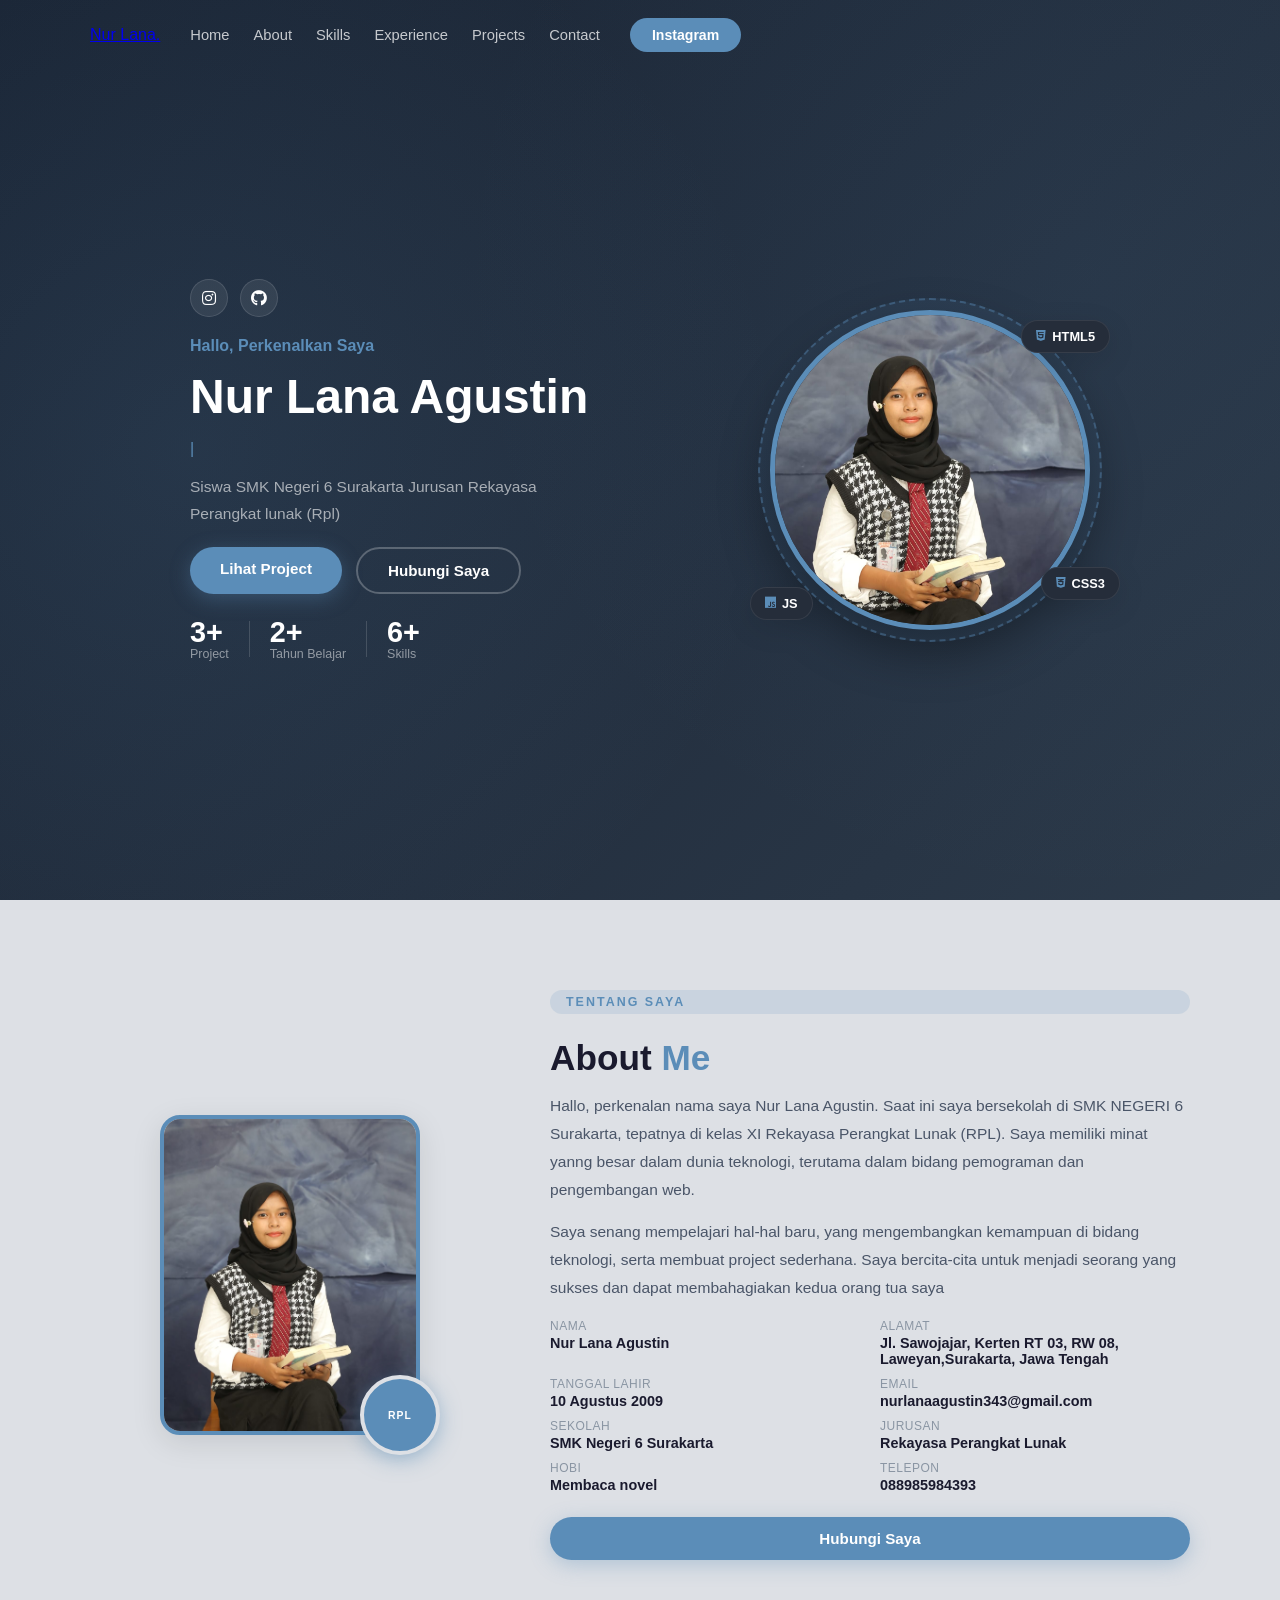
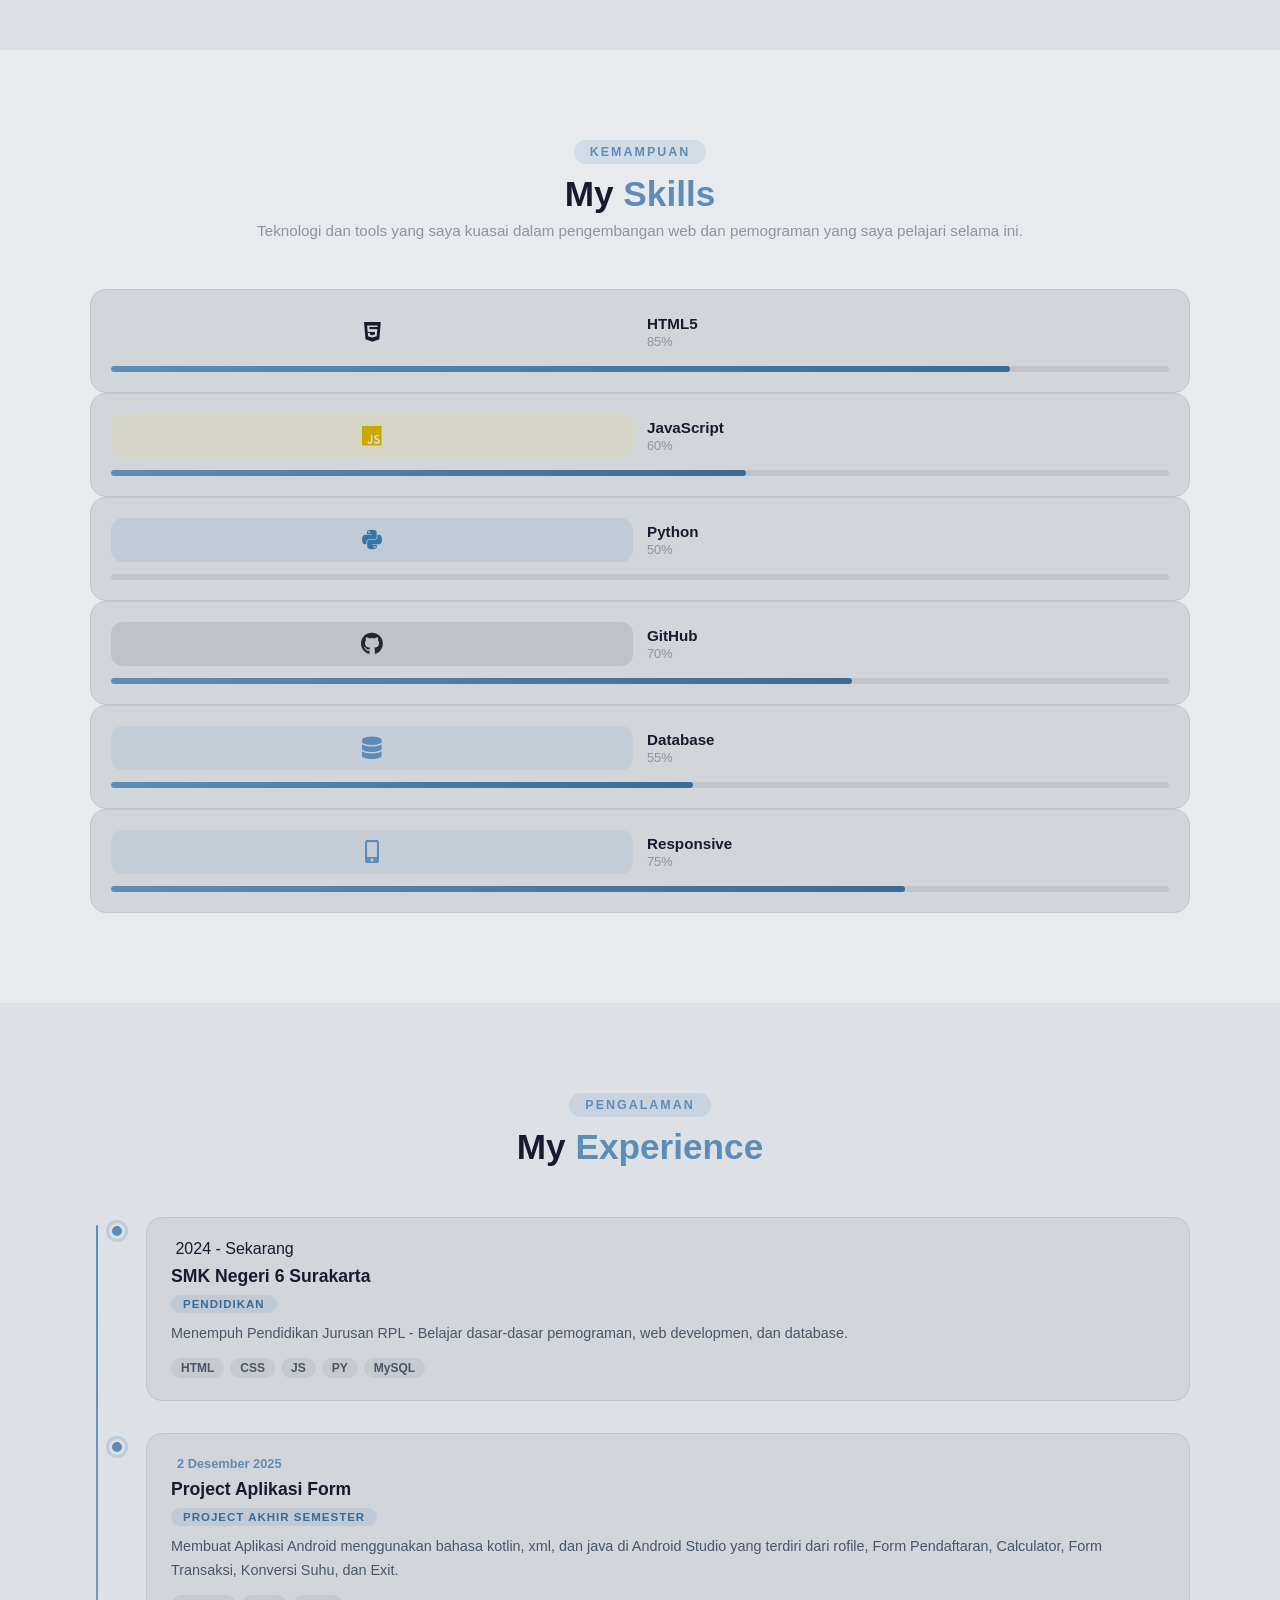
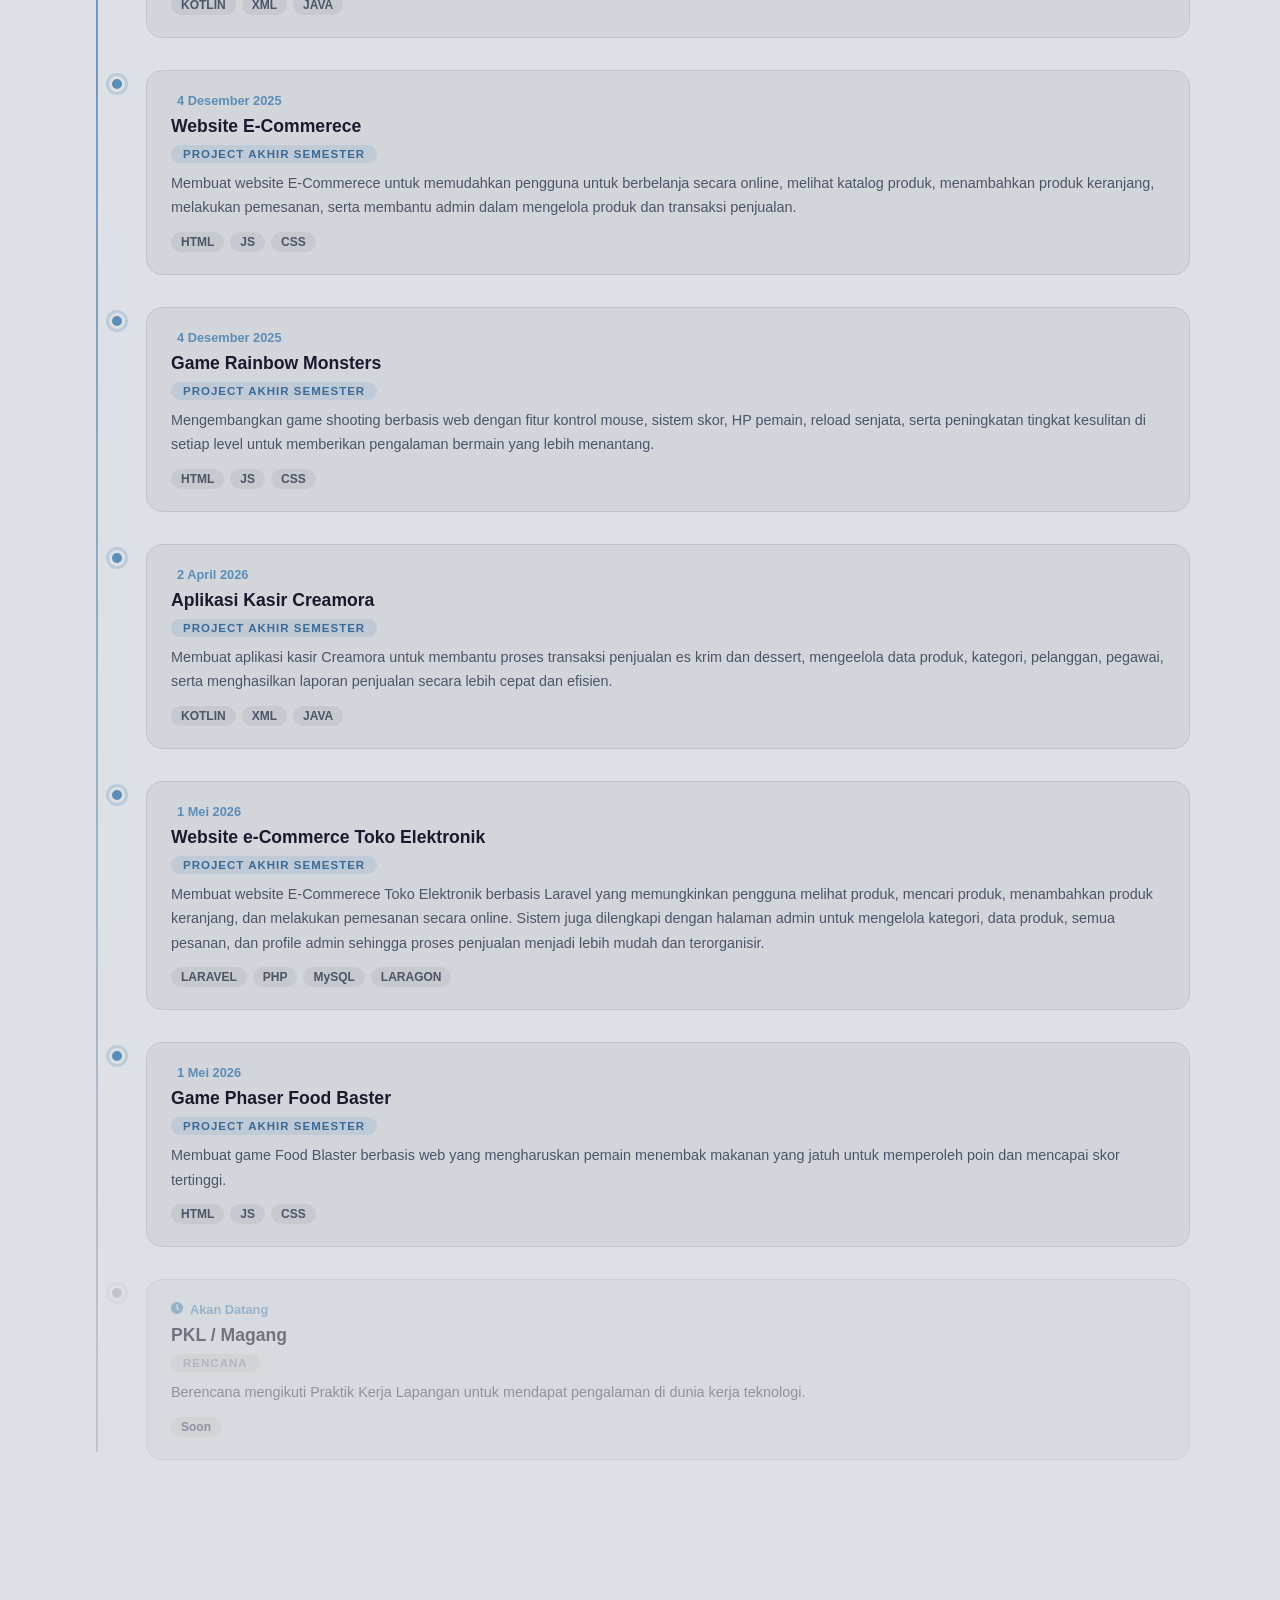
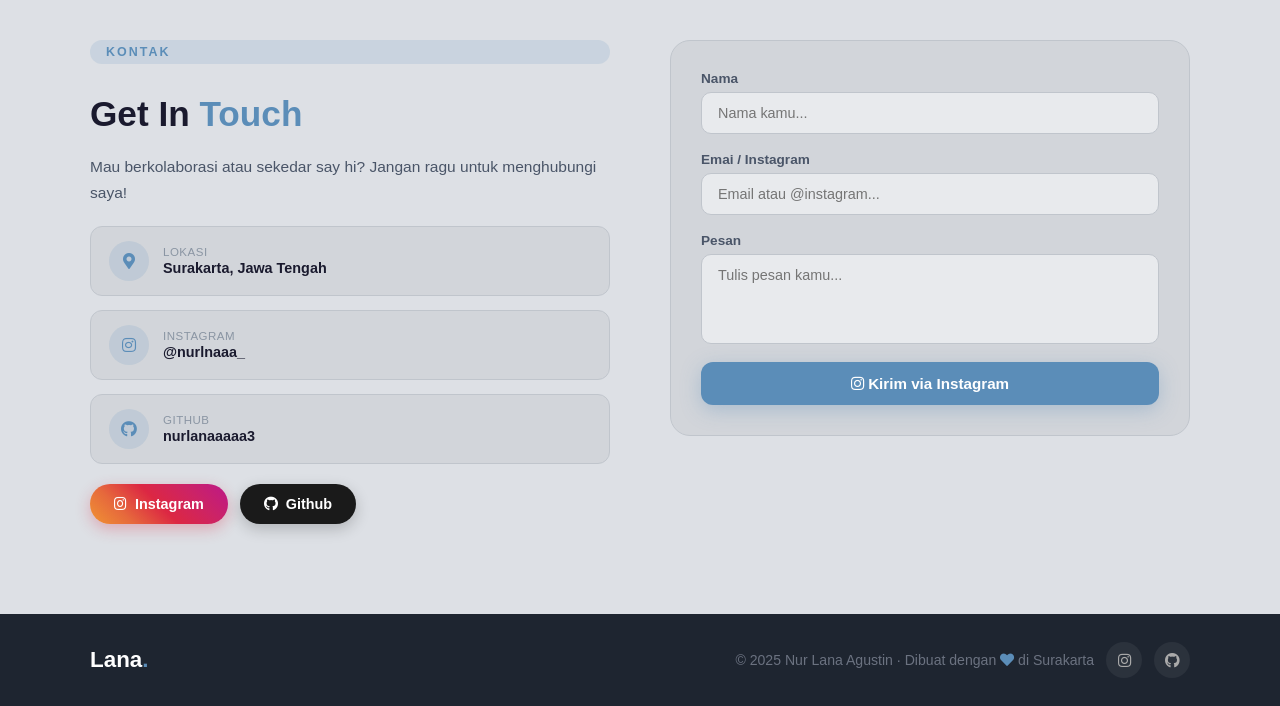
<file: index.html>
<!DOCYTPE html>
<html lang="en">
    <head>
        <meta charset="UTF-8">
        <meta name="viewport" content="width=device-width, initial-scale=1.0">
        <title>Portofolio</title>
        <title>NUR LANA AGUSTIN</title>
        <link href="https://unpkg.com/aos@2.3.1/dist/aos.css" rel="stylesheet">
        <link rel="stylesheet" href="https://cdnjs.cloudflare.com/ajax/libs/font-awesome/5.15.4/css/all.min.css">
        <link rel="stylesheet" href="style.css">
    </head>
    <body>

        <nav class="navbar" id="navbar">
            <div class="nav-inner">
                <a href="#home" class="Logo">Nur Lana<span>.</span></a>
                <ul class="nav-links">
                    <li><a href="#home">Home</a></li>
                    <li><a href="#about">About</a></li>
                    <li><a href="#skills">Skills</a></li>
                    <li><a href="#experience">Experience</a></li>
                    <li><a href="#porto">Projects</a></li>
                    <li><a href="#contact">Contact</a></li>
                </ul>
                <a href="https://www.instagram.com/nurlnaaa_/" target="_blank" class="nav-cta">Instagram</a>
                <button class="nav-toggle" id="navToggle"><i class="fas fa-bars"></i></button>
            </div>
            <div class="nav-mobile" id="navMobile">
                <a href="#home">Home</a>
                <a href="#about">About</a>
                <a href="#skills">Skills</a>
                <a href="#experience">Experience</a>
                <a href="#porto">Projects</a>
                <a href="#contact">Contact</a>
            </div>
        </nav>

        <section id="home" class="hero">
            <div class="hero-left" data-aos="fade-right" data-aos-duration="1000">
                <div class="hero-socials">
                    <a href="https://www.instagram.com/nurlnaaa_/" target="_blank"><i class="fab fa-instagram"></i></a>
                    <a href="https://github.com/nurlanaaaaa3" target="_blank"><i class="fab fa-github"></i></a>
                </div>
                <p class="hero-greeting">Hallo, Perkenalkan Saya</p>
                <h1 class="hero-name">Nur Lana Agustin</h1>
                <p class="hero=role"><span class=""typed-text" id=""typedText"></span><span class="cursor">|</span></p>
                <p class="hero-desc">Siswa SMK Negeri 6 Surakarta
                    Jurusan Rekayasa Perangkat lunak (Rpl)</p>
                <div class="hero-btns">
                    <a href="#porto" class="btn-main">Lihat Project</a>
                    <a href="#contact" class="btn-outline">Hubungi Saya</a>
                </div>
                <div class="hero-stats">
                    <div class="stat">
                        <span class="stat-num">3+</span>
                        <span class="stat-label">Project</span>
                    </div>
                    <div class="stat-divider"></div>
                    <div class="stat">
                        <span class="stat-num">2+</span>
                        <span class="stat-label">Tahun Belajar</span>
                    </div>
                    <div class="stat-divider"></div>
                    <div class="stat">
                        <span class="stat-num">6+</span>
                        <span class="stat-label">Skills</span>
                    </div>
                </div>
            </div>
            <div class="hero-right" data-aos="fade-left" data-aos-duration="1000">
                <div class="hero-img-wrapper">
                    <div class="hero-img-ring"></div>
                    <img src="foto.jpg" alt="Nur Lana Agustin" class="hero-img">
                    <div class="hero-badge badge-1"><i class="fab fa-html5"></i> HTML5</div>
                    <div class="hero-badge badge-2"><i class="fab fa-css3-alt"></i> CSS3</div>
                    <div class="hero-badge badge-3"><i class="fab fa-js"></i> JS</div>
                </div>
            </div>
        </section>
        
        <section id="about" class="section about-section">
            <div class="about-inner">
                <div class="about-img-col" data-aos="fade-right" data-aos-duration="900">
                    <div class="about-img-wrapper">
                        <img src="foto.jpg" alt="About Me" class="about-img">
                        <div class="about-exp-badge">
                            <span class="about-exp-label">RPL</span>
                        </div>
                    </div>
                </div>
                <div class="about-text-col" data-aos="fade-left" data-aos-duration="900">
                    <span class="section-tag">Tentang Saya</span>
                    <h2 class="section-heading">About <span>Me</span></h2>
                    <p>Hallo, perkenalan nama saya Nur Lana Agustin. Saat ini saya
                    bersekolah di SMK NEGERI 6 Surakarta, tepatnya di kelas XI Rekayasa Perangkat Lunak (RPL).
                    Saya memiliki minat yanng besar dalam dunia teknologi, terutama dalam bidang pemograman dan pengembangan web.
                    </p>
                    <p>Saya senang mempelajari hal-hal baru, yang mengembangkan kemampuan di bidang teknologi, serta membuat
                    project sederhana. Saya bercita-cita untuk menjadi seorang yang sukses dan dapat membahagiakan kedua orang tua saya
                    </p>
                    <div class="about-details">
                        <div class="about-detail-item">
                            <span class="detail-label">Nama</span>
                            <span class="detail-value">Nur Lana Agustin</span>
                        </div>
                        <div class="about-detail-item">
                            <span class="detail-label">Alamat</span>
                            <span class="detail-value">Jl. Sawojajar, Kerten RT 03, RW 08, 
                                Laweyan,Surakarta, Jawa Tengah</span>
                        </div>
                        <div class="about-detail-item">
                            <span class="detail-label">Tanggal Lahir</span>
                            <span class="detail-value">10 Agustus 2009</span>
                        </div>
                        <div class="about-detail-item">
                            <span class="detail-label">Email</span>
                            <span class="detail-value">nurlanaagustin343@gmail.com</span>
                        </div>
                        <div class="about-detail-item">
                            <span class="detail-label">Sekolah</span>
                            <span class="detail-value">SMK Negeri 6 Surakarta</span>
                        </div>
                        <div class="about-detail-item">
                            <span class="detail-label">Jurusan</span>
                            <span class="detail-value">Rekayasa Perangkat Lunak</span>
                        </div>
                        <div class="about-detail-item">
                            <span class="detail-label">Hobi</span>
                            <span class="detail-value">Membaca novel</span>
                        </div>
                        <div class="about-detail-item">
                            <span class="detail-label">Telepon</span>
                            <span class="detail-value">088985984393</span>
                        </div>
                    </div>
                    <a href="#contact" class="btn-main" style="margin-top:10px; display:inline-block;">Hubungi Saya</a>
                </div>
            </div>
        </section>

        <section id="skills" class="section skills-section">
            <div class="section-center">
                <div class="section-header" data-aos="fade-up">
                    <span class="section-tag">Kemampuan</span>
                    <h2 class="section-heading">My <span>Skills</span></h2>
                    <p class="section-sub">Teknologi dan tools yang saya kuasai dalam pengembangan web dan pemograman
                        yang saya pelajari selama ini.</p>
                </div>
                <div class="skill-grid" data-aos="fade-up" data-aos-delay="100">
                    <div class="skill-card">
                        <div class="skill-top">
                            <div class="skill-icon"><i class="fab fa-html5"></i></div>
                            <div>
                                <span class="skill-name">HTML5</span>
                                <span class="skill-pct">85%</span>
                            </div>
                        </div>
                        <div class="skill-bar"><div class="skill-fill" style="width: 85%;"></div></div>
                    </div>
                    <div class="skill-card">
                        <div class="skill-top">
                            <div class="skill-icon js"><i class="fab fa-js"></i></div>
                            <div>
                                <span class="skill-name">JavaScript</span>
                                <span class="skill-pct">60%</span>
                            </div>
                        </div>
                        <div class="skill-bar"><div class="skill-fill" style="width: 60%;"></div></div>
                    </div>
                    <div class="skill-card">
                        <div class="skill-top">
                            <div class="skill-icon py"><i class="fab fa-python"></i></div>
                            <div>
                                <span class="skill-name">Python</span>
                                <span class="skill-pct">50%</span>
                            </div>
                        </div>
                        <div class="skill-bar"><div class="skill-fill" style="--w:50%"></div></div>
                    </div>
                    <div class="skill-card">
                        <div class="skill-top">
                            <div class="skill-icon gh"><i class="fab fa-github"></i></div>
                            <div>
                                <span class="skill-name">GitHub</span>
                                <span class="skill-pct">70%</span>
                            </div>
                        </div>
                        <div class="skill-bar"><div class="skill-fill" style="width: 70%;"></div></div>
                    </div>
                    <div class="skill-card">
                        <div class="skill-top">
                            <div class="skill-icon db"><i class="fas fa-database"></i></div>
                            <div>
                                <span class="skill-name">Database</span>
                                <span class="skill-pct">55%</span>
                            </div>
                        </div>
                        <div class="skill-bar"><div class="skill-fill" style="width: 55%;"></div></div>
                    </div>
                    <div class="skill-card">
                        <div class="skill-top">
                            <div class="skill-icon resp"><i class="fas fa-mobile-alt"></i></div>
                            <div>
                                <span class="skill-name">Responsive</span>
                                <span class="skill-pct">75%</span>
                            </div>
                        </div>
                        <div class="skill-bar"><div class="skill-fill" style="width: 75%;"></div></div>
                    </div>
                </div>
            </div>
        </section>

        <section id="experience" class="section experience-section">
            <div class="section-center">
                <div class="section-header" data-aos="fade-up">
                    <span class="section-tag">Pengalaman</span>
                    <h2 class="section-heading">My <span>Experience</span></h2>
                </div>
                <div class="timeline">
                    <div class="timeline-item" data-aos="fade-right" data-aos-delay="0">
                        <div class="tl-dot"></div>
                        <div class="tl-card">
                            <span class="tl-data"><i class="fas fa-calender-alt"></i> 2024 - Sekarang</span>
                            <h3>SMK Negeri 6 Surakarta</h3>
                            <span class="tl-badge">Pendidikan</span>
                            <p>Menempuh Pendidikan Jurusan RPL - Belajar dasar-dasar pemograman, web developmen, dan database.</p>
                            <div class="tl-tags"><span>HTML</span><span>CSS</span><span>JS</span><span>PY</span><span>MySQL</span></div>
                        </div>
                    </div>
                    <div class="timeline-item" data-aos="fade-right" data-aos-delay="150">
                        <div class="tl-dot"></div>
                        <div class="tl-card">
                            <span class="tl-date"><i class="fas fa-calender-alt"></i> 2 Desember 2025</span>
                            <h3>Project Aplikasi Form</h3>
                            <span class="tl-badge">Project Akhir Semester</span>
                            <p>Membuat Aplikasi Android menggunakan bahasa kotlin, xml, dan java di Android Studio yang terdiri dari rofile, Form Pendaftaran, Calculator, Form Transaksi, Konversi Suhu, dan Exit.</p>
                            <div class="tl-tags"><span>KOTLIN</span><span>XML</span><span>JAVA</span></div>
                        </div>
                    </div>
                    <div class="timeline-item" data-aos="fade-right" data-aos-delay="150">
                        <div class="tl-dot"></div>
                        <div class="tl-card">
                            <span class="tl-date"><i class="fas fa-calender-alt"></i> 4 Desember 2025</span>
                            <h3>Website E-Commerece</h3>
                            <span class="tl-badge">Project Akhir Semester</span>
                            <p>Membuat website E-Commerece untuk memudahkan pengguna untuk berbelanja secara online, melihat katalog produk, menambahkan produk keranjang, melakukan pemesanan, serta membantu
                                admin dalam mengelola produk dan transaksi penjualan.
                            </p>
                            <div class="tl-tags"><span>HTML</span><span>JS</span><span>CSS</span></div>
                        </div>
                    </div>
                    <div class="timeline-item" data-aos="fade-right" data-aos-delay="150">
                        <div class="tl-dot"></div>
                        <div class="tl-card">
                            <span class="tl-date"><i class="fas fa-calender-alt"></i> 4 Desember 2025</span>
                            <h3>Game Rainbow Monsters</h3>
                            <span class="tl-badge">Project Akhir Semester</span>
                            <p>Mengembangkan game shooting berbasis web dengan fitur kontrol mouse, sistem skor, HP pemain, reload senjata, serta peningkatan tingkat kesulitan di setiap level untuk memberikan
                                pengalaman bermain yang lebih menantang.
                            </p>
                            <div class="tl-tags"><span>HTML</span><span>JS</span><span>CSS</span></div>
                        </div>
                    </div>
                    <div class="timeline-item" data-aos="fade-right" data-aos-delay="150">
                        <div class="tl-dot"></div>
                        <div class="tl-card">
                            <span class="tl-date"><i class="fas fa-calender-alt"></i> 2 April 2026</span>
                            <h3>Aplikasi Kasir Creamora</h3>
                            <span class="tl-badge">Project Akhir Semester</span>
                            <p>Membuat aplikasi kasir Creamora untuk membantu proses transaksi penjualan es krim dan dessert, mengeelola data produk, kategori, pelanggan, pegawai,
                                serta menghasilkan laporan penjualan secara lebih cepat dan efisien.
                            </p>
                            <div class="tl-tags"><span>KOTLIN</span><span>XML</span><span>JAVA</span></div>
                        </div>
                    </div>
                    <div class="timeline-item" data-aos="fade-right" data-aos-delay="150">
                        <div class="tl-dot"></div>
                        <div class="tl-card">
                            <span class="tl-date"><i class="fas fa-calender-alt"></i> 1 Mei 2026</span>
                            <h3>Website e-Commerce Toko Elektronik</h3>
                            <span class="tl-badge">Project Akhir Semester</span>
                            <p>Membuat website E-Commerece Toko Elektronik berbasis Laravel yang memungkinkan pengguna melihat produk, mencari produk, menambahkan produk keranjang, dan melakukan pemesanan secara online.
                                Sistem juga dilengkapi dengan halaman admin untuk mengelola kategori, data produk, semua pesanan, dan profile admin sehingga proses penjualan menjadi lebih mudah dan terorganisir.
                            </p>
                            <div class="tl-tags"><span>LARAVEL</span><span>PHP</span><span>MySQL</span><span>LARAGON</span></div>
                        </div>
                    </div>
                    <div class="timeline-item" data-aos="fade-right" data-aos-delay="150">
                        <div class="tl-dot"></div>
                        <div class="tl-card">
                            <span class="tl-date"><i class="fas fa-calender-alt"></i> 1 Mei 2026</span>
                            <h3>Game Phaser Food Baster</h3>
                            <span class="tl-badge">Project Akhir Semester</span>
                            <p>Membuat game Food Blaster berbasis web yang mengharuskan pemain menembak makanan yang jatuh
                                untuk memperoleh poin dan mencapai skor tertinggi.
                            </p>
                            <div class="tl-tags"><span>HTML</span><span>JS</span><span>CSS</span></div>
                        </div>
                    </div>
                    <div class="timeline-item tl-coming" data-aos="fade-right" data-aos-delay="450">
                        <div class="tl-dot tl-dot-muted"></div>
                        <div class="tl-card tl-card-muted">
                            <span class="tl-date"><i class="fas fa-clock"></i> Akan Datang</span>
                            <h3>PKL / Magang</h3>
                            <span class="tl-badge tl-badge-muted">Rencana</span>
                            <p>Berencana mengikuti Praktik Kerja Lapangan untuk mendapat pengalaman di dunia kerja teknologi.</p>
                            <div class="tl-tags"><span>Soon</span></div>
                        </div>
                    </div>
                </div>
            </div>
        </section>

        <section id="contact" class="section contact-section">
            <div class="contact-inner">
                <div class="contact-left" data-aos="fade-right" data-aos-duration="900">
                    <span class="section-tag">Kontak</span>
                    <h2 class="section-heading">Get In <span>Touch</span></h2>
                    <p>Mau berkolaborasi atau sekedar say hi? Jangan ragu untuk menghubungi saya!</p>
                    <div class="contact-info-list">
                        <div class="contact-info-item">
                            <div class="contact-icon"><i class="fas fa-map-marker-alt"></i></div>
                            <div>
                                <span class="ci-label">Lokasi</span>
                                <span class="ci-value">Surakarta, Jawa Tengah</span>
                            </div>
                        </div>
                        <div class="contact-info-item">
                            <div class="contact-icon"><i class="fab fa-instagram"></i></div>
                            <div>
                                <span class="ci-label">Instagram</span>
                                <span class="ci-value">@nurlnaaa_</span>
                            </div>
                        </div>
                        <div class="contact-info-item">
                            <div class="contact-icon"><i class="fab fa-github"></i></div>
                            <div>
                                <span class="ci-label">Github</span>
                                <span class="ci-value">nurlanaaaaa3</span>
                            </div>
                        </div>
                    </div>
                    <div class="contact-socials">
                        <a href="https://www.instagram.com/nurlnaaa_/" target="_blank" class="cs-btn instagram-btn"><i class="fab fa-instagram"></i> Instagram</a>
                        <a href="https://github.com/nurlanaaaaa3" target="_blank" class="cs-btn github-btn"><i class="fab fa-github"></i> Github</a>
                    </div>
                </div>
                <div class="contact-right" data-aos="fade-left" data-aos-duration="900">
                    <div class="contact-form-card">
                        <div class="form-group">
                            <label>Nama</label>
                            <input type="text" placeholder="Nama kamu...">
                        </div>
                        <div class="form-group">
                            <label>Emai / Instagram</label>
                            <input type="text" placeholder="Email atau @instagram...">
                        </div>
                        <div class="form-group">
                            <label>Pesan</label>
                            <textarea rows="4" placeholder="Tulis pesan kamu..."></textarea>
                        </div>
                        <a href="https://www.instagram.com/nurlnaaa_/" target="_blank" class="btn-main form-btn">
                            <i class="fab fa-instagram"></i> Kirim via Instagram
                        </a>
                    </div>
                </div>
            </div>
        </section>

        <footer class="footer">
            <div class="footer-inner">
                <span class="nav-logo">Lana<span>.</span></span>
                <p>© 2025 Nur Lana Agustin · Dibuat dengan <i class="fas fa-heart" style="color:var(--accent)"></i> di Surakarta</p>
                <div class="footer-socials">
                    <a href="https://www.instagram.com/nurlnaaa_/" target="_blank"><i class="fab fa-instagram"></i></a>
                    <a href="https://github.com/nurlanaaaaa3" target="_blank"><i class="fab fa-github"></i></a>
                </div>
            </div>
        </footer>

        <script src="https://unpkg.com/aos@2.3.1/dist/aos.js"></script>
        <script>
            AOS.init({ once: true, offset: 60 });

            document.querySelectorAll('a[href^="#"]').forEach(a => {
                a.addEventListener('click', e => {
                    e.preventDefault();
                    document.querySelector(a.getAttribute('href'))?.scrollIntoView({ behavior: 'smooth' });
                    navMobile.classList.remove3('open');
                });
            });

            window.addEventListener('scroll', () => {
                document.getElementById('navbar').classList.toggle('socrolled', window.scrollY > 50);
            });

            document.getElementById('navToggle').add.addEventListener('click', () => {
                document.getElementById('navMobile').classList.toggle('open');
            });

            const roles = ['Web Developer', 'Siswa RPL', 'Problem Solver', 'Future Developer'];
            let ri = 0, ci = 0, deleting = false;
            function type(){
                const el = document.getElementById('typedText');
                const word = roles[ri];
                if (!deleting) {
                    el.textContent = word.slice(0, ++ci);
                    if (ci === word.lenght) { deleting = true; setTimeout(type, 1500); return; }
                } else {
                    el.textContent = word.slice(0, --ci);
                    if (ci === 0) { deleting = false; ri = (ri +1) % roles.length; }
                }
                setTimeout(type, deleting ? 60 : 100);
            }
            type();
            
            const observer = new IntersectionObserver(entries => {
                entries.forEach(e => {
                    if (e.isIntersecting) {
                        e.target.querySelectorAll('.skill-fill').forEach(bar => {
                            bar.style.width = bar.style.getPropertyValue('--w') || getComputedStyle(bar).getPropertyValue('--w');
                        });
                    }
                });
            }, { threshold: 0.3});
            document.querySelector('skills-grid') && observer.observe(document.querySelector('skills-grid'));
        </script>
    </body>
</html>
</file>
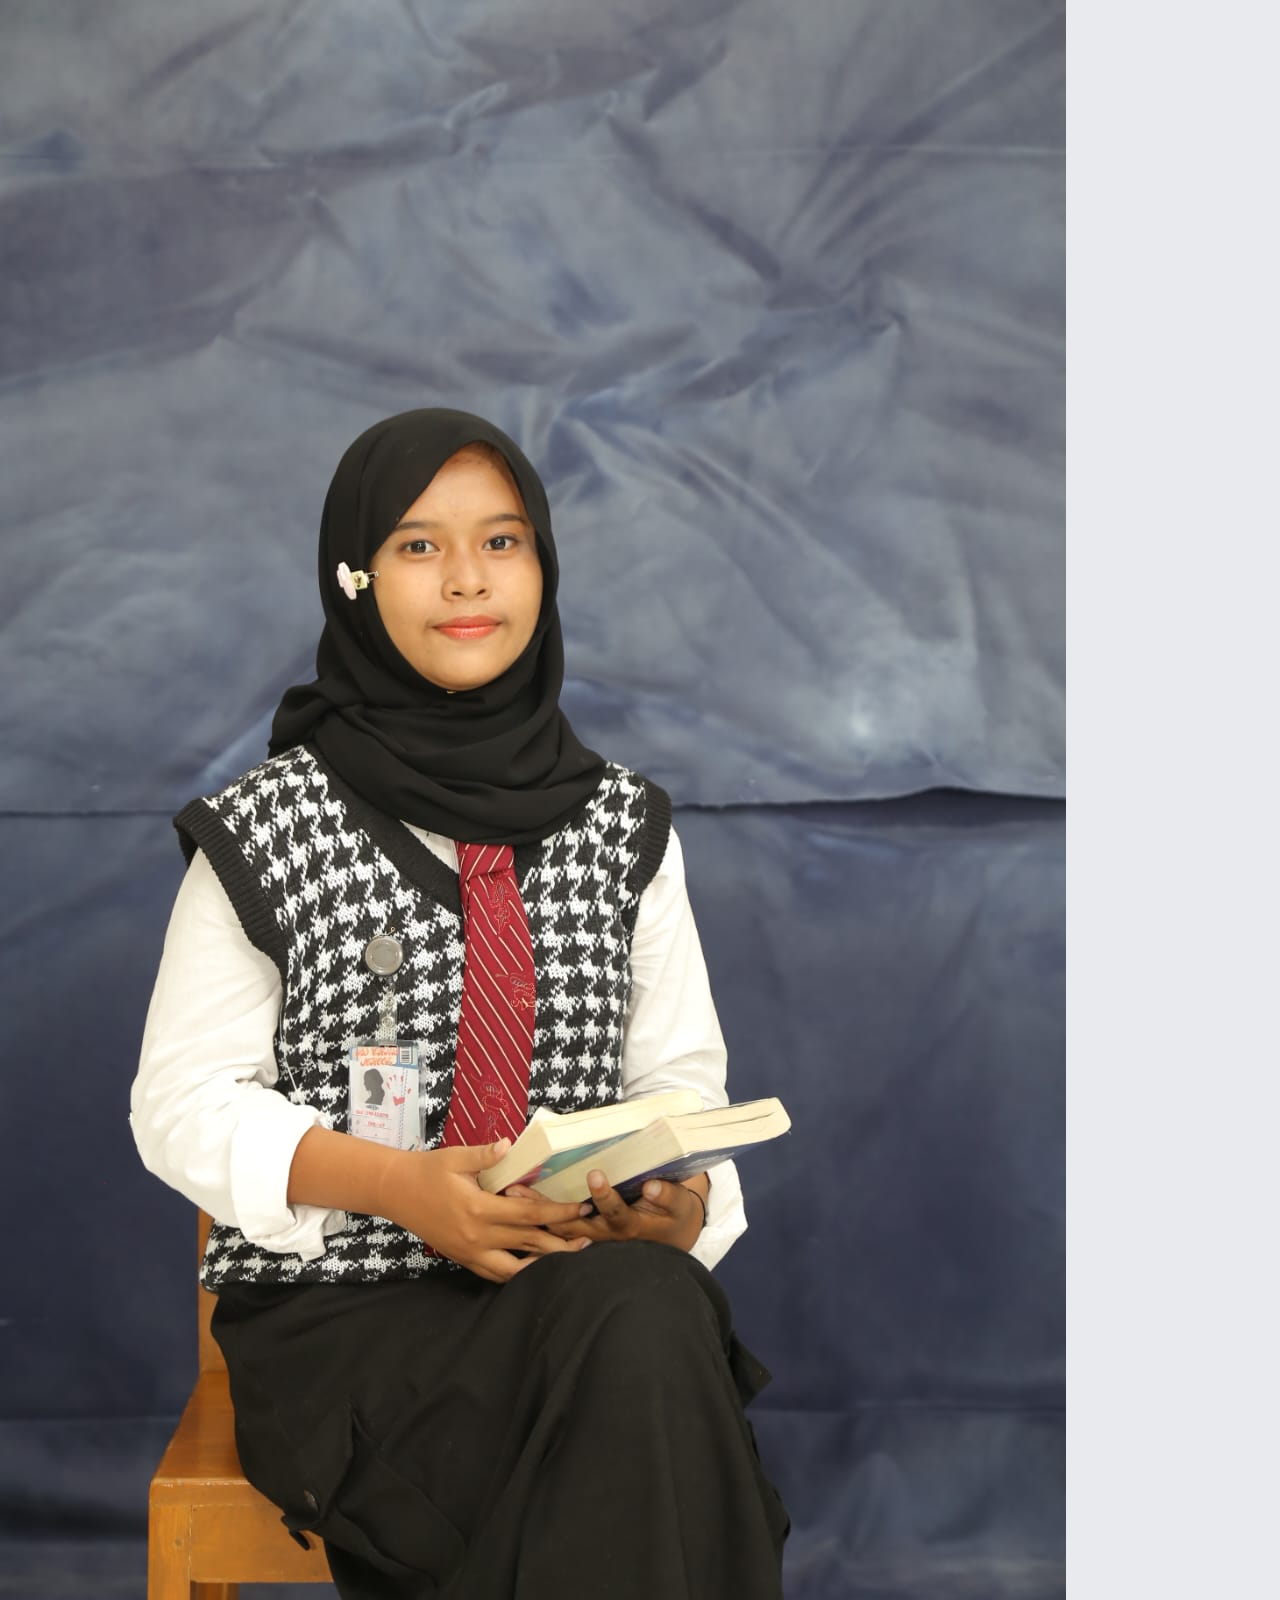
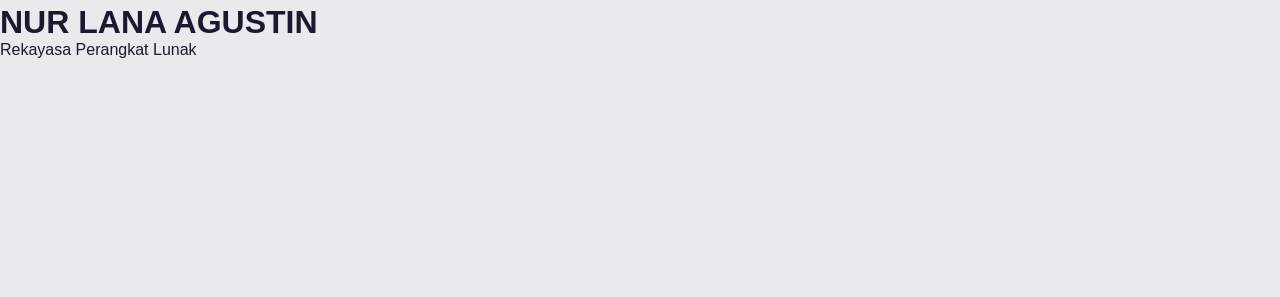
<file: links.html>
<!DOCTYPE html>
<html lang="id">

<head>
    <meta charset="UTF-8">
    <meta name="viewport" content="width=device-width, initial-scale=1.0">
    <title>Portofolio Saya</title>
    <!-- AOS Animation Library -->
    <link href="https://unpkg.com/aos@2.3.1/dist/aos.css" rel="stylesheet">
    <!-- Font Awesome for Icons -->
    <link rel="stylesheet" href="https://cdnjs.cloudflare.com/ajax/libs/font-awesome/6.4.0/css/all.min.css">
    <!-- Custom Style -->
    <link rel="stylesheet" href="style.css">
</head>

<body>

    <div class="container">
        <!-- Header Section: Photo & Name -->
        <header class="profile-header" data-aos="fade-down" data-aos-duration="1000">
            <div class="profile-photo-container">
                <!-- Placeholder Image - User to replace src -->
                <img src="foto.jpg" alt="foto" class="profile-photo">
            </div>
            <div class="profile-name-container">
                <h1 class="profile-name">NUR LANA AGUSTIN</h1>
                <span class="profile-role">Rekayasa Perangkat Lunak</span>
            </div>
        </header>

        <!-- Details Section: Class & Description -->
        <main class="profile-details" data-aos="fade-up" data-aos-duration="1200" data-aos-delay="200">
            <h2 class="class-title">About Me</h2>

            <div class="description-box">
                <p>
                    Hallo, perkenalan nama saya Nur Lana Agustin. Saat ini saya
                    bersekolah di SMK NEGERI 6 Surakarta, tepatnya di kelas XI Rekayasa Perangkat Lunak (RPL).
                    Saya memiliki minat yanng besar dalam dunia teknologi, terutama dalam bidang pemograman dan pengembangan web.
                </p>
                <p>
                    Saya senang mempelajari hal-hal baru, yang mengembangkan kemampuan di bidang teknologi, serta membuat
                    project sederhana. Saya bercita-cita untuk menjadi seorang yang sukses dan dapat membahagiakan kedua orang tua saya
                </p>
            </div>

            <!-- Footer Section: Instagram Button -->
            <div class="social-footer" style="margin-top: 20px;">
                <a href="https://www.instagram.com/nurlnaaa_/" target="_blank" class="instagram-btn">
                    <i class="fab fa-instagram"></i> Follow on Instagram
                </a>
            </div>
        </main>


    </div>

    <!-- AOS Script -->
    <script src="https://unpkg.com/aos@2.3.1/dist/aos.js"></script>
    <script>
        AOS.init();
    </script>
</body>

</html>
</file>
<file: style.css>
:root {
    --bg: #e8eaed;
    --bg-alt: #dde0e5;
    --card: #d2d5da;
    --dark: #1e2530;
    --dark2: #252d3a;
    --text-primary: #1a1a2e;
    --text-secondary: #4a5568;
    --text-muted: #8a95a3;
    --accent: #5b8db8;
    --accent-dark: #3a6a96;
    --accent-light: rgba(91,141,184,0.15);
    --border: #c0c5cc;
    --white: #ffffff;
    --shadow: 0 8px 30px rgba(0,0,0,0.10);
}

* { margin:0; padding:0; box-sizing:border-box; }
html { scroll-behavior:smooth; }
body { font-family:'Segoe UI',Tahoma,Geneva,Verdana,sans-serif; background:var(--bg); color:var(--text-primary); overflow-x:hidden; }

/* ===== NAVBAR ===== */
.navbar {
    position: fixed; top:0; left:0; right:0; z-index:999;
    background: transparent;
    transition: background 0.3s, box-shadow 0.3s;
    padding: 0 40px;
}
.navbar.scrolled {
    background: rgba(30,37,48,0.97);
    box-shadow: 0 2px 20px rgba(0,0,0,0.2);
    backdrop-filter: blur(10px);
}
.nav-inner {
    max-width: 1100px; margin: 0 auto;
    display:flex; align-items:center; height:70px; gap:30px;
}
.nav-logo {
    font-size:1.6rem; font-weight:800; color:#fff; text-decoration:none; margin-right:auto;
}
.nav-logo span { color:var(--accent); }
.nav-links { display:flex; gap:24px; list-style:none; }
.nav-links a { color:rgba(255,255,255,0.75); text-decoration:none; font-size:0.92rem; font-weight:500; transition:color 0.2s; }
.nav-links a:hover { color:#fff; }
.nav-cta {
    background:var(--accent); color:#fff; padding:9px 22px; border-radius:50px;
    text-decoration:none; font-weight:700; font-size:0.88rem;
    transition: background 0.3s, transform 0.2s;
}
.nav-cta:hover { background:var(--accent-dark); transform:translateY(-1px); }
.nav-toggle { display:none; background:none; border:none; color:#fff; font-size:1.4rem; cursor:pointer; }
.nav-mobile { display:none; flex-direction:column; background:rgba(30,37,48,0.98); padding:10px 40px 20px; gap:12px; }
.nav-mobile.open { display:flex; }
.nav-mobile a { color:rgba(255,255,255,0.8); text-decoration:none; font-size:1rem; padding:6px 0; border-bottom:1px solid rgba(255,255,255,0.07); }

/* ===== HERO ===== */
.hero {
    min-height:100vh;
    background: linear-gradient(135deg, #1a2535 0%, #243040 60%, #2c3a4a 100%);
    display:flex; align-items:center; justify-content:center;
    padding: 100px 40px 60px;
    gap: 60px;
    position: relative;
    overflow: hidden;
}
.hero::before {
    content:'';
    position:absolute; inset:0;
    background:
        radial-gradient(circle at 15% 50%, rgba(91,141,184,0.12) 0%, transparent 50%),
        radial-gradient(circle at 85% 30%, rgba(91,141,184,0.08) 0%, transparent 50%);
    pointer-events:none;
}
.hero-left {
    flex:1; max-width:520px; position:relative; z-index:1;
    display:flex; flex-direction:column; gap:16px;
}
.hero-socials { display:flex; gap:12px; margin-bottom:4px; }
.hero-socials a {
    width:38px; height:38px; border-radius:50%;
    background:rgba(255,255,255,0.08); color:#fff;
    display:flex; align-items:center; justify-content:center;
    font-size:1rem; text-decoration:none;
    border:1px solid rgba(255,255,255,0.12);
    transition:all 0.3s;
}
.hero-socials a:hover { background:var(--accent); border-color:var(--accent); transform:translateY(-2px); }
.hero-greeting { color:var(--accent); font-size:1rem; font-weight:600; }
.hero-name { font-size:3rem; font-weight:900; color:#fff; line-height:1.1; }
.hero-name span { color:var(--accent); }
.hero-role { font-size:1.2rem; color:rgba(255,255,255,0.7); font-weight:500; height:32px; display:flex; align-items:center; gap:2px; }
.cursor { animation:blink 1s infinite; color:var(--accent); }
@keyframes blink { 0%,100%{opacity:1} 50%{opacity:0} }
.hero-desc { color:rgba(255,255,255,0.6); font-size:0.97rem; line-height:1.7; max-width:420px; }
.hero-btns { display:flex; gap:14px; flex-wrap:wrap; margin-top:4px; }
.btn-main {
    padding:13px 30px; border-radius:50px; background:var(--accent);
    color:#fff; font-weight:700; font-size:0.95rem; text-decoration:none;
    transition:all 0.3s; box-shadow:0 5px 20px rgba(91,141,184,0.35);
    display:inline-block; text-align:center;
}
.btn-main:hover { background:var(--accent-dark); transform:translateY(-2px); box-shadow:0 8px 25px rgba(91,141,184,0.5); }
.btn-outline {
    padding:13px 30px; border-radius:50px;
    border:2px solid rgba(255,255,255,0.25); color:#fff;
    font-weight:700; font-size:0.95rem; text-decoration:none;
    transition:all 0.3s; display:inline-block;
}
.btn-outline:hover { background:rgba(255,255,255,0.08); border-color:rgba(255,255,255,0.5); transform:translateY(-2px); }
.hero-stats { display:flex; align-items:center; gap:20px; margin-top:8px; }
.stat { display:flex; flex-direction:column; }
.stat-num { font-size:1.8rem; font-weight:900; color:#fff; line-height:1; }
.stat-label { font-size:0.78rem; color:rgba(255,255,255,0.5); }
.stat-divider { width:1px; height:36px; background:rgba(255,255,255,0.15); }

.hero-right { flex-shrink:0; position:relative; z-index:1; }
.hero-img-wrapper {
    position:relative; width:320px; height:320px;
}
.hero-img-ring {
    position:absolute; inset:-12px; border-radius:50%;
    border:2px dashed rgba(91,141,184,0.4);
    animation:spin 20s linear infinite;
}
@keyframes spin { to { transform:rotate(360deg); } }
.hero-img {
    width:100%; height:100%; border-radius:50%; object-fit:cover;
    border:5px solid var(--accent);
    box-shadow: 0 0 0 12px rgba(91,141,184,0.1), 0 20px 50px rgba(0,0,0,0.4);
}
.hero-badge {
    position:absolute; background:var(--dark2); color:#fff;
    padding:8px 14px; border-radius:50px; font-size:0.8rem; font-weight:700;
    display:flex; align-items:center; gap:6px;
    box-shadow:var(--shadow); border:1px solid rgba(255,255,255,0.08);
    white-space:nowrap; animation:float 3s ease-in-out infinite;
}
.hero-badge i { color:var(--accent); }
.badge-1 { top:10px; right:-20px; animation-delay:0s; }
.badge-2 { bottom:30px; right:-30px; animation-delay:1s; }
.badge-3 { bottom:10px; left:-20px; animation-delay:2s; }
@keyframes float { 0%,100%{transform:translateY(0)} 50%{transform:translateY(-8px)} }

/* ===== SECTION COMMON ===== */
.section { padding:90px 40px; }
.section-center { max-width:1100px; margin:0 auto; }
.section-alt-bg { background:var(--bg-alt); }
.section-header { text-align:center; margin-bottom:50px; }
.section-tag {
    display:inline-block; background:var(--accent-light); color:var(--accent);
    font-size:0.78rem; font-weight:700; text-transform:uppercase;
    letter-spacing:2px; padding:5px 16px; border-radius:50px; margin-bottom:10px;
}
.section-heading { font-size:2.2rem; font-weight:800; color:var(--text-primary); }
.section-heading span { color:var(--accent); }
.section-sub { color:var(--text-muted); margin-top:8px; font-size:0.95rem; }

/* ===== ABOUT ===== */
.about-section { background:var(--bg-alt); }
.about-inner {
    max-width:1100px; margin:0 auto;
    display:grid; grid-template-columns:1fr 1.6fr; gap:60px; align-items:center;
}
.about-img-wrapper { position:relative; width:fit-content; margin:0 auto; }
.about-img {
    width:260px; height:320px; object-fit:cover; border-radius:20px;
    border:4px solid var(--accent); box-shadow:var(--shadow);
    display:block;
}
.about-exp-badge {
    position:absolute; bottom:-20px; right:-20px;
    background:var(--accent); color:#fff;
    width:80px; height:80px; border-radius:50%;
    display:flex; flex-direction:column; align-items:center; justify-content:center;
    box-shadow:0 5px 20px rgba(91,141,184,0.5);
    border:4px solid var(--bg-alt);
}
.about-exp-num { font-size:1.3rem; font-weight:900; line-height:1; }
.about-exp-label { font-size:0.65rem; font-weight:700; letter-spacing:1px; }
.about-text-col { display:flex; flex-direction:column; gap:14px; }
.about-text-col p { color:var(--text-secondary); line-height:1.8; font-size:0.97rem; }
.about-text-col strong { color:var(--text-primary); }
.about-details {
    display:grid; grid-template-columns:1fr 1fr; gap:10px 20px; margin-top:4px;
}
.about-detail-item { display:flex; flex-direction:column; gap:2px; }
.detail-label { font-size:0.75rem; color:var(--text-muted); text-transform:uppercase; letter-spacing:0.5px; }
.detail-value { font-size:0.9rem; font-weight:600; color:var(--text-primary); }
.status-open {
    color:#27ae60; background:rgba(39,174,96,0.1);
    padding:2px 10px; border-radius:20px; font-size:0.8rem; width:fit-content;
}

/* ===== SKILLS ===== */
.skills-section { background:var(--bg); }
.skills-grid {
    display:grid; grid-template-columns:repeat(auto-fill, minmax(280px, 1fr)); gap:16px;
}
.skill-card {
    background:var(--card); border:1px solid var(--border);
    border-radius:16px; padding:20px;
    display:flex; flex-direction:column; gap:12px;
    transition:all 0.3s;
}
.skill-card:hover { transform:translateY(-4px); box-shadow:var(--shadow); border-color:var(--accent); }
.skill-top { display:flex; align-items:center; gap:14px; }
.skill-icon {
    width:44px; height:44px; border-radius:12px;
    display:flex; align-items:center; justify-content:center; font-size:1.4rem; flex-shrink:0;
}
.skill-icon.html { background:rgba(227,76,38,0.1); color:#e34c26; }
.skill-icon.css  { background:rgba(21,114,182,0.1); color:#1572b6; }
.skill-icon.js   { background:rgba(247,223,30,0.1);  color:#c9a800; }
.skill-icon.py { background:rgba(55,118,171,0.1); color:#3776ab; }
.skill-icon.gh   { background:rgba(36,41,46,0.1);   color:#24292e; }
.skill-icon.db   { background:rgba(91,141,184,0.1);  color:var(--accent); }
.skill-icon.resp { background:rgba(91,141,184,0.1);  color:var(--accent); }
.skill-top > div { display:flex; flex-direction:column; gap:2px; flex:1; }
.skill-name { font-size:0.95rem; font-weight:700; color:var(--text-primary); }
.skill-pct  { font-size:0.8rem; color:var(--text-muted); }
.skill-bar { width:100%; height:6px; background:rgba(0,0,0,0.08); border-radius:10px; overflow:hidden; }
.skill-fill {
    height:100%; width:0;
    background:linear-gradient(90deg, var(--accent), var(--accent-dark));
    border-radius:10px;
    transition: width 1.2s cubic-bezier(0.4,0,0.2,1);
}

/* ===== EXPERIENCE ===== */
.experience-section { background:var(--bg-alt); }
.timeline { position:relative; padding-left:28px; display:flex; flex-direction:column; }
.timeline::before {
    content:''; position:absolute; left:6px; top:8px; bottom:8px;
    width:2px; background:linear-gradient(to bottom, var(--accent), var(--border));
    border-radius:2px;
}
.timeline-item { position:relative; padding:0 0 32px 28px; }
.timeline-item:last-child { padding-bottom:0; }
.tl-dot {
    position:absolute; left:-9px; top:6px;
    width:16px; height:16px; border-radius:50%;
    background:var(--accent); border:3px solid var(--bg-alt);
    box-shadow:0 0 0 3px rgba(91,141,184,0.25); z-index:1;
}
.tl-dot-muted { background:var(--border); box-shadow:0 0 0 3px rgba(192,197,204,0.25); }
.tl-card {
    background:var(--card); border:1px solid var(--border); border-radius:16px;
    padding:22px 24px; display:flex; flex-direction:column; gap:8px;
    transition:all 0.3s;
}
.tl-card:hover { transform:translateX(5px); box-shadow:var(--shadow); border-color:var(--accent); }
.tl-card-muted { opacity:0.55; }
.tl-card-muted:hover { transform:none; box-shadow:none; border-color:var(--border); }
.tl-date { font-size:0.8rem; color:var(--accent); font-weight:600; display:flex; align-items:center; gap:6px; }
.tl-card h3 { font-size:1.1rem; font-weight:700; color:var(--text-primary); }
.tl-card p { font-size:0.9rem; color:var(--text-secondary); line-height:1.7; }
.tl-badge {
    display:inline-block; background:var(--accent-light); color:var(--accent-dark);
    font-size:0.72rem; font-weight:700; text-transform:uppercase;
    letter-spacing:1px; padding:3px 12px; border-radius:20px; width:fit-content;
}
.tl-badge-muted { background:rgba(0,0,0,0.06); color:var(--text-muted); }
.tl-tags { display:flex; gap:6px; flex-wrap:wrap; margin-top:4px; }
.tl-tags span {
    background:rgba(0,0,0,0.06); color:var(--text-secondary);
    font-size:0.75rem; font-weight:600; padding:3px 10px; border-radius:20px;
}

/* ===== PORTFOLIO ===== */
.portfolio-section { background:var(--bg); }
.portfolio-grid { display:grid; grid-template-columns:repeat(auto-fill, minmax(280px, 1fr)); gap:20px; }
.portfolio-card {
    background:var(--card); border:1px solid var(--border); border-radius:18px;
    overflow:hidden; transition:all 0.3s;
}
.portfolio-card:hover { transform:translateY(-6px); box-shadow:0 15px 40px rgba(0,0,0,0.12); border-color:var(--accent); }
.portfolio-thumb {
    height:150px; display:flex; align-items:center; justify-content:center; font-size:3.5rem;
}
.thumb-1 { background:linear-gradient(135deg, #1e2d3d, #2d4a6b); color:rgba(91,141,184,0.7); }
.thumb-2 { background:linear-gradient(135deg, #1e2d2d, #2d4a45); color:rgba(91,184,150,0.7); }
.thumb-3 { background:linear-gradient(135deg, #2d2d2d, #3a3a3a); color:rgba(184,184,184,0.5); }
.portfolio-body { padding:20px; display:flex; flex-direction:column; gap:8px; }
.portfolio-body h3 { font-size:1.1rem; font-weight:700; color:var(--text-primary); }
.portfolio-body p { font-size:0.88rem; color:var(--text-secondary); line-height:1.6; }
.portfolio-tags { display:flex; gap:6px; flex-wrap:wrap; }
.portfolio-tags span {
    background:var(--accent-light); color:var(--accent-dark);
    font-size:0.75rem; font-weight:600; padding:3px 10px; border-radius:20px;
}
.portfolio-links { display:flex; gap:10px; margin-top:4px; }
.portfolio-links a {
    display:inline-flex; align-items:center; gap:6px;
    font-size:0.82rem; font-weight:600; color:var(--accent);
    text-decoration:none; padding:5px 12px; border-radius:20px;
    border:1px solid var(--accent); transition:all 0.2s;
}
.portfolio-links a:hover { background:var(--accent); color:#fff; }

/* ===== CONTACT ===== */
.contact-section { background:var(--bg-alt); }
.contact-inner {
    max-width:1100px; margin:0 auto;
    display:grid; grid-template-columns:1fr 1fr; gap:60px; align-items:start;
}
.contact-left { display:flex; flex-direction:column; gap:20px; }
.contact-left p { color:var(--text-secondary); line-height:1.7; font-size:0.97rem; }
.contact-info-list { display:flex; flex-direction:column; gap:14px; }
.contact-info-item {
    display:flex; align-items:center; gap:14px;
    background:var(--card); border:1px solid var(--border); border-radius:12px; padding:14px 18px;
}
.contact-icon {
    width:40px; height:40px; border-radius:50%; background:var(--accent-light);
    color:var(--accent); display:flex; align-items:center; justify-content:center;
    font-size:1rem; flex-shrink:0;
}
.contact-info-item > div { display:flex; flex-direction:column; gap:2px; }
.ci-label { font-size:0.72rem; color:var(--text-muted); text-transform:uppercase; letter-spacing:0.5px; }
.ci-value { font-size:0.9rem; font-weight:600; color:var(--text-primary); }
.contact-socials { display:flex; gap:12px; flex-wrap:wrap; }
.cs-btn {
    display:inline-flex; align-items:center; gap:8px;
    padding:12px 24px; border-radius:50px;
    text-decoration:none; font-weight:600; font-size:0.9rem; transition:all 0.3s;
}
.instagram-btn { background:linear-gradient(45deg,#f09433,#e6683c,#dc2743,#cc2366,#bc1888); color:#fff; box-shadow:0 5px 15px rgba(220,39,67,0.3); }
.instagram-btn:hover { transform:translateY(-2px); box-shadow:0 8px 20px rgba(220,39,67,0.5); }
.github-btn { background:#1a1a1a; color:#fff; box-shadow:0 5px 15px rgba(0,0,0,0.2); }
.github-btn:hover { transform:translateY(-2px); background:#2c2c2c; }

.contact-form-card {
    background:var(--card); border:1px solid var(--border); border-radius:20px;
    padding:30px; display:flex; flex-direction:column; gap:18px;
}
.form-group { display:flex; flex-direction:column; gap:6px; }
.form-group label { font-size:0.85rem; font-weight:600; color:var(--text-secondary); }
.form-group input, .form-group textarea {
    background:var(--bg); border:1px solid var(--border); border-radius:10px;
    padding:12px 16px; font-size:0.9rem; color:var(--text-primary);
    outline:none; transition:border 0.2s; resize:none;
    font-family:inherit;
}
.form-group input:focus, .form-group textarea:focus { border-color:var(--accent); }
.form-btn { width:100%; justify-content:center; border-radius:12px; }

/* ===== FOOTER ===== */
.footer { background:var(--dark); padding:28px 40px; }
.footer-inner {
    max-width:1100px; margin:0 auto;
    display:flex; align-items:center; justify-content:space-between;
    flex-wrap:wrap; gap:12px;
}
.footer p { color:#6b7280; font-size:0.88rem; }
.footer .nav-logo { font-size:1.4rem; }
.footer-socials { display:flex; gap:12px; }
.footer-socials a {
    width:36px; height:36px; border-radius:50%;
    background:rgba(255,255,255,0.06); color:#aaa;
    display:flex; align-items:center; justify-content:center; font-size:0.95rem;
    text-decoration:none; transition:all 0.3s;
}
.footer-socials a:hover { background:var(--accent); color:#fff; }

/* ===== RESPONSIVE ===== */
@media (max-width: 900px) {
    .hero { flex-direction:column; text-align:center; padding:100px 24px 60px; gap:40px; }
    .hero-left { align-items:center; max-width:100%; }
    .hero-socials { justify-content:center; }
    .hero-desc { text-align:center; }
    .hero-stats { justify-content:center; }
    .hero-img-wrapper { width:240px; height:240px; }
    .about-inner { grid-template-columns:1fr; }
    .about-text-col { text-align:center; }
    .about-details { justify-items:center; }
    .contact-inner { grid-template-columns:1fr; }
    .nav-links, .nav-cta { display:none; }
    .nav-toggle { display:block; }
}

@media (max-width: 600px) {
    .section { padding:60px 20px; }
    .hero-name { font-size:2.2rem; }
    .section-heading { font-size:1.8rem; }
    .footer-inner { flex-direction:column; text-align:center; }
    .about-details { grid-template-columns:1fr; }
}
</file>
